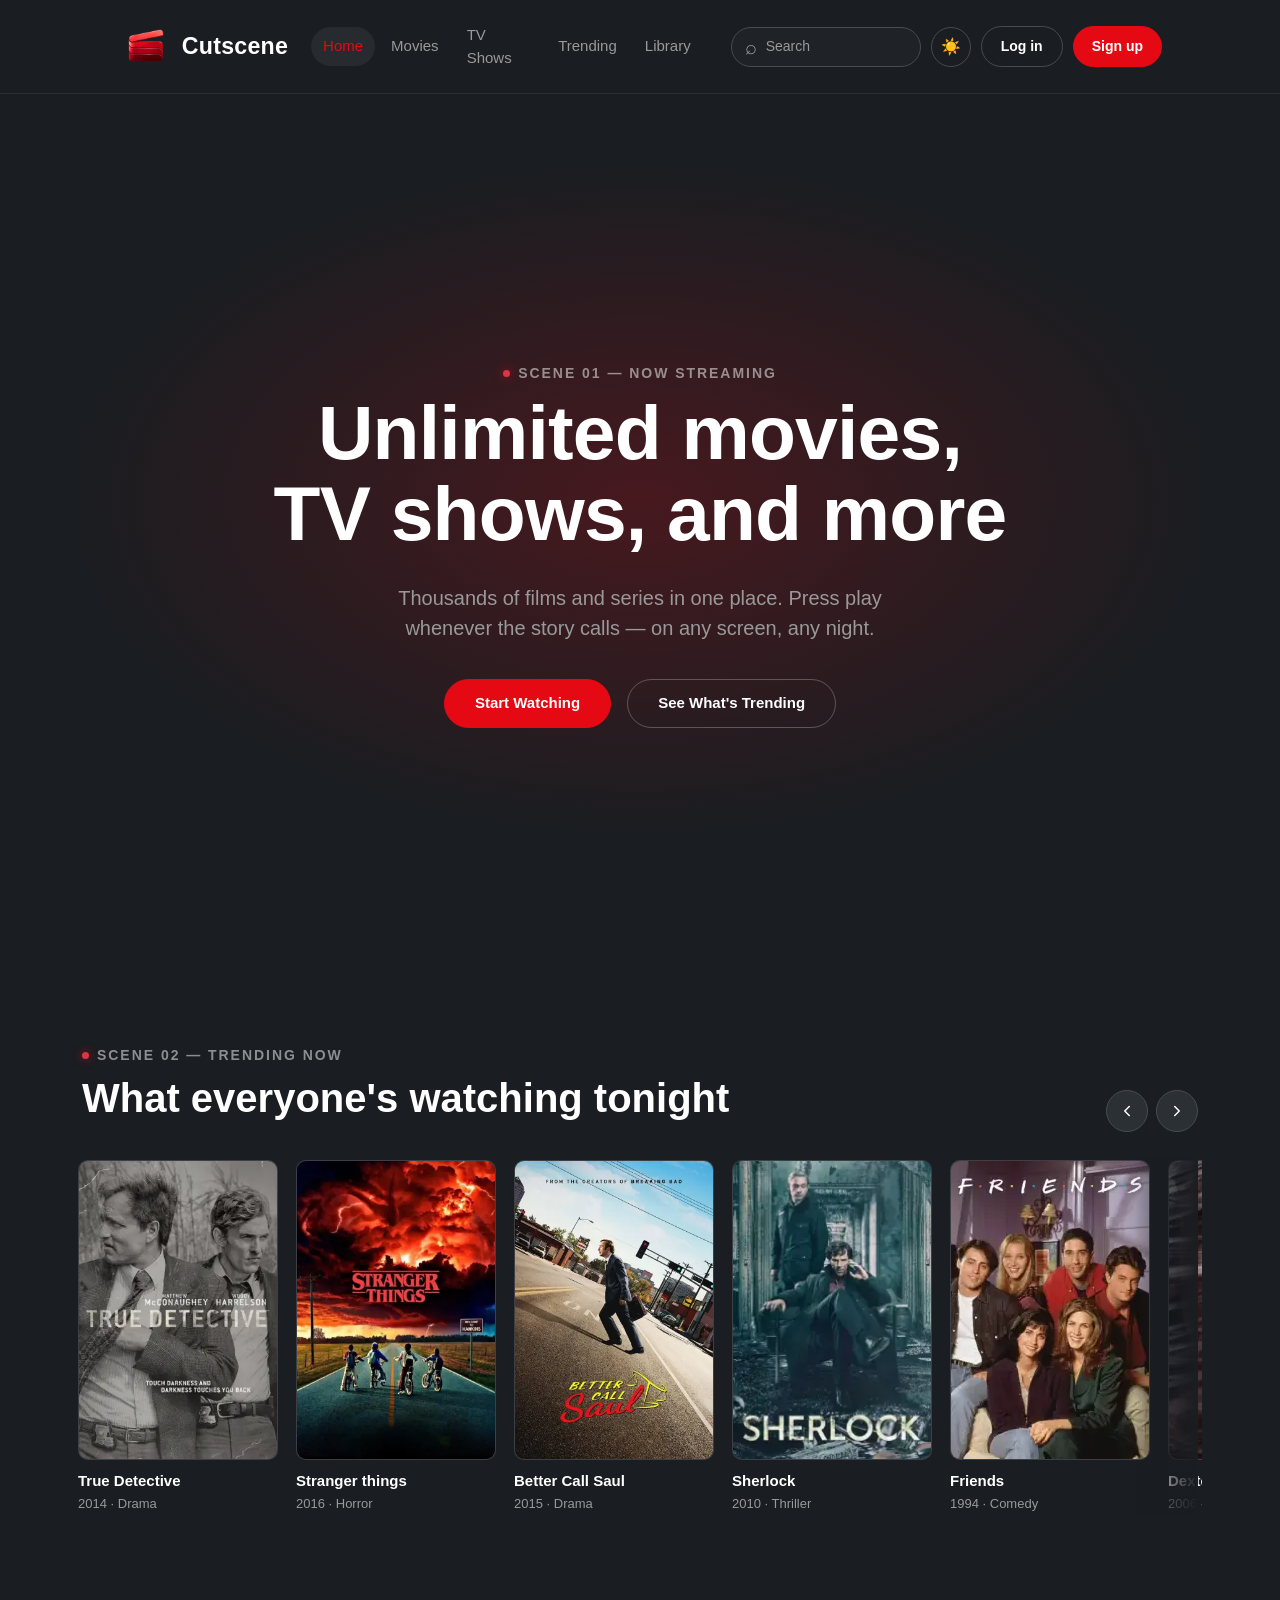
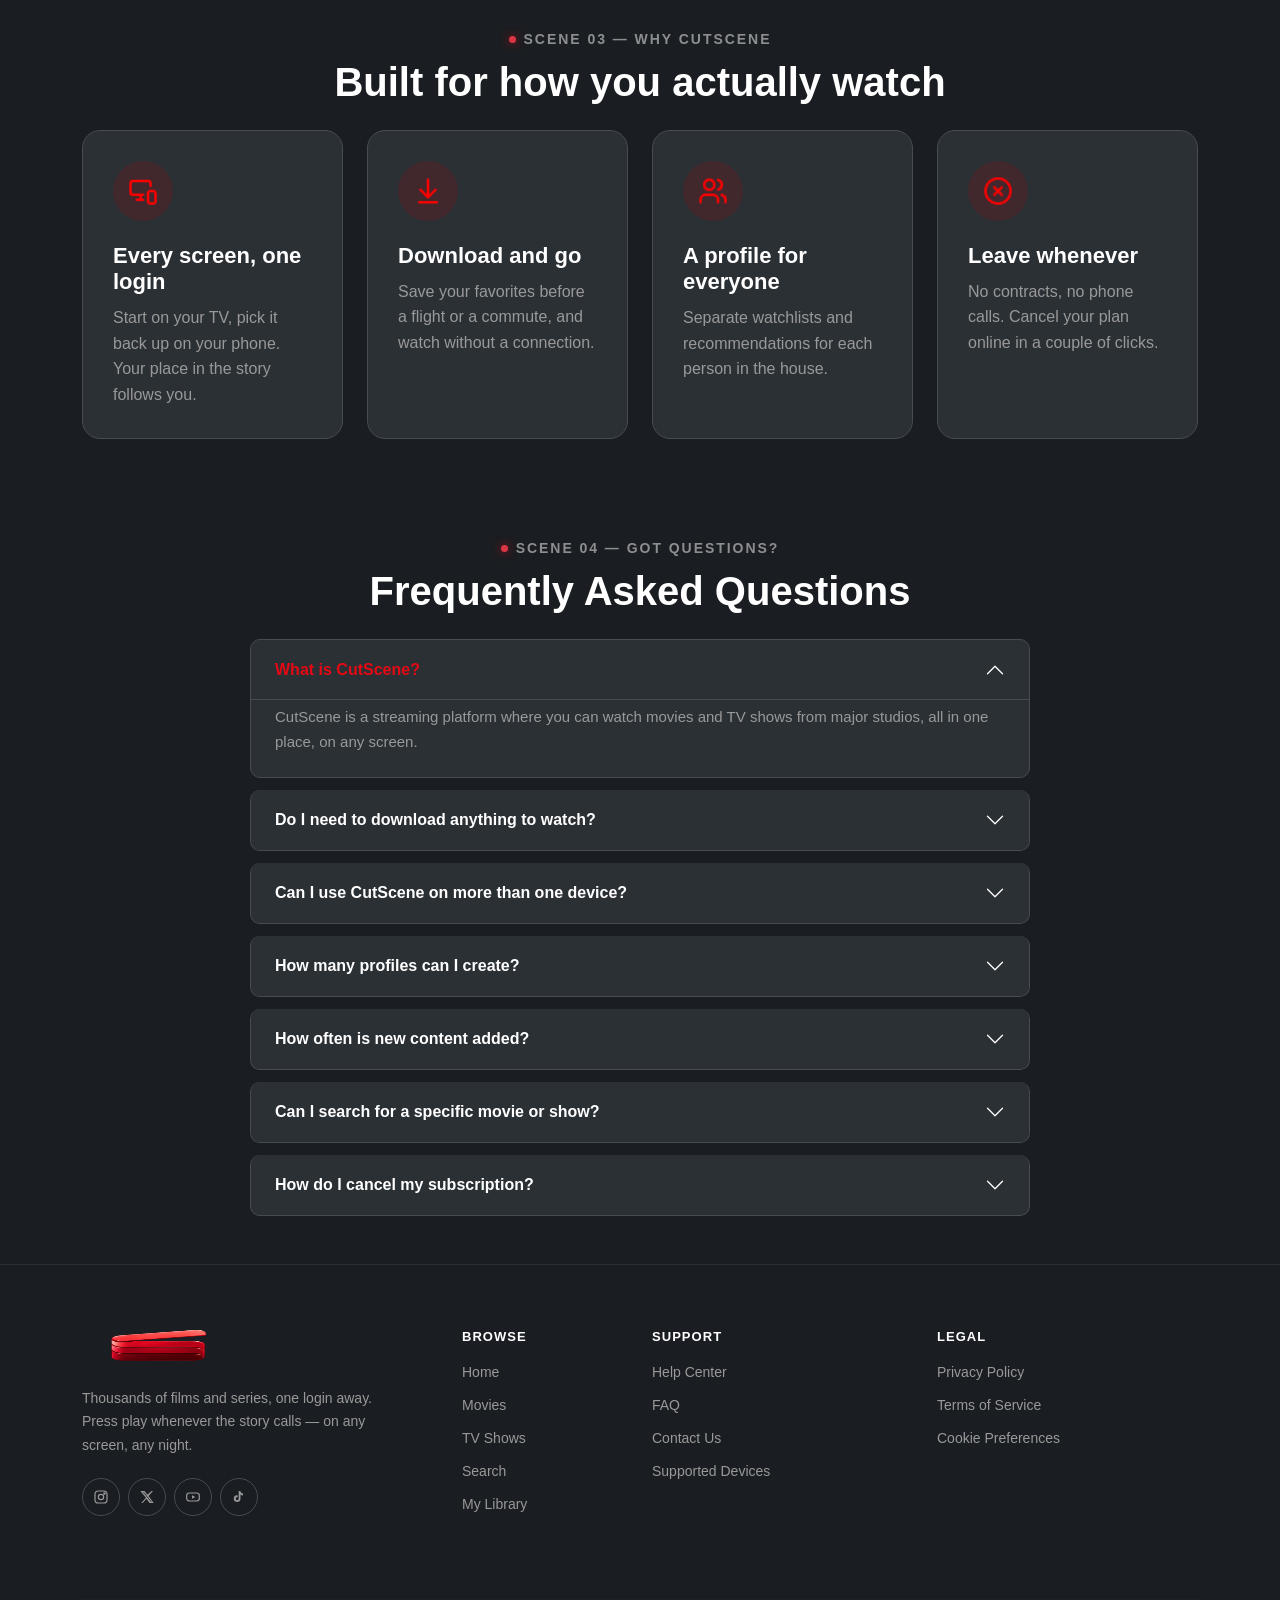
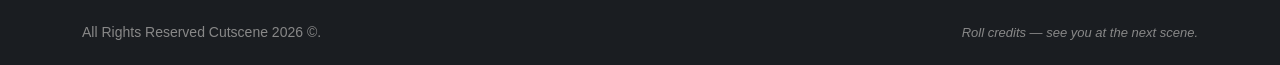
<file: index.html>
<!doctype html>
<html lang="en">
  <head>
    <!-- ترميز النصوص لتشفير الأحرف بدقة وتدعم كافة اللغات -->
    <meta charset="UTF-8" />

    <!-- ضبط أبعاد الشاشة لضمان تجاوب الموقع (Responsive) على كل الهواتف والشاشات -->
    <meta name="viewport" content="width=device-width, initial-scale=1.0" />
    <link rel="icon" href="./assets/images/logo.webp" />
    <link rel="preload" as="image" href="./assets/images/series/True Detective.webp" type="image/webp" imagesrcset="./assets/images/series/True Detective-140.webp 140w, ./assets/images/series/True Detective-160.webp 160w, ./assets/images/series/True Detective-200.webp 200w, ./assets/images/series/True Detective.webp 320w" imagesizes="(max-width: 575px) 138px, (max-width: 768px) 160px, 200px" fetchpriority="high" />
    <link rel="preconnect" href="https://cdn.jsdelivr.net" crossorigin />
    <link rel="dns-prefetch" href="//cdn.jsdelivr.net" />
    <!-- عنوان الصفحة الذي يظهر في أعلى التبويب بالموقع -->
    <title>
      Watch Best New Movies &amp; Shows from Biggest Studios | Cutscene
    </title>

    <!-- استدعاء ملف تنسيقات Bootstrap 5 من الـ CDN مع تفعيل حماية SRI التشفيرية -->
    <link rel="preload" as="style" href="https://cdn.jsdelivr.net/npm/bootstrap@5.3.8/dist/css/bootstrap.min.css" crossorigin />
    <link rel="preload" as="style" href="./assets/css/base.css" />
    <link rel="preload" as="style" href="./assets/css/home.css" />
    <link
      href="https://cdn.jsdelivr.net/npm/bootstrap@5.3.8/dist/css/bootstrap.min.css"
      rel="stylesheet"
      integrity="sha384-sRIl4kxILFvY47J16cr9ZwB07vP4J8+LH7qKQnuqkuIAvNWLzeN8tE5YBujZqJLB"
      crossorigin="anonymous"
    />

    <!-- ملف CSS المخصص للتعديل على التصميم الأساسي -->
    <link rel="stylesheet" href="./assets/css/base.css" />
    <link rel="stylesheet" href="./assets/css/home.css" />
  </head>
  <body>
    <!-- ==========================================
         شريط التنقل العلوي (Navbar)
         ========================================== -->
    <!-- navbar-expand-lg: تجعل القائمة مفرودة في الشاشات الكبيرة وتتحول لزر في الشاشات الصغيرة -->
    <nav class="navbar navbar-expand-lg custom-navbar">
      <!-- container px-5: حاوية تضمن توسيط المحتوى مع هامش داخلي جانبي -->
      <div class="container px-5">
        <!-- الشعار (Logo): رابط ينقل للصفحة الرئيسية -->
        <a class="navbar-brand me-4 cutscene-brand" href="#">
          <img src="assets/images/logo.webp" alt="Cutscene Logo" width="38" height="36" class="cutscene-logo-mark" />
          <span class="cutscene-brand-name">Cutscene</span>
        </a>

        <!-- زر الهامبرجر (Toggle Button): يظهر فقط على الهواتف لفتح وغلق القائمة -->
        <!-- data-bs-toggle & data-bs-target: تربط الزر بـ id القائمة المطوية لفتحها بالجافاسكريبت -->
        <button
          class="navbar-toggler custom-toggler"
          type="button"
          data-bs-toggle="collapse"
          data-bs-target="#navbarContent"
          aria-controls="navbarContent"
          aria-expanded="false"
          aria-label="Toggle navigation"
        >
          <span class="navbar-toggler-icon"></span>
        </button>

        <!-- القائمة القابلة للطي (Collapsible Area) -->
        <div class="collapse navbar-collapse" id="navbarContent">
          <!-- مجموعة العناصر اليمنى (Right Actions) -->
          <!-- ms-auto: تضيف هامشاً تلقائياً في البداية ليدفع العناصر إلى أقصى اليمين -->
          <!-- gap-4: مسافة فاصلة بين القائمة المنسدلة والزر -->
          <div class="d-flex align-items-center gap-4 right-actions ms-auto">
            <!-- القائمة المنسدلة لاختيار اللغة (Language Dropdown) -->
            <div class="nav-item dropdown">
              <!-- dropdown-toggle: تضيف سهم القائمة المنسدلة وتفعل التفاعل معها -->
              <a
                class="nav-link dropdown-toggle text-white fw-semibold d-flex align-items-center gap-1"
                href="#"
                role="button"
                data-bs-toggle="dropdown"
                aria-expanded="false"
              >
                EN
              </a>
              <!-- dropdown-menu-dark: تجعل القائمة المنسدلة سوداء للتناسق مع الثيم -->
              <!-- dropdown-menu-end: تضمن محاذاة القائمة لليمين لكي لا تخرج عن الشاشة -->
              <ul class="dropdown-menu dropdown-menu-dark dropdown-menu-end">
                <li><a class="dropdown-item" href="#">AR</a></li>
                <li><a class="dropdown-item" href="#">EN</a></li>
              </ul>
            </div>

            <!-- زر البدء (Start Button) -->
            <!-- rounded-pill: تجعل حواف الزر دائرية تماماً (Capsule Style) -->
            <a
              href="pages/signup.html"
              class="btn btn-sign-in text-white rounded-pill fw-bold px-4"
              >Sign up</a
            >
          </div>
        </div>
      </div>
    </nav>

    <!-- ==========================================
         قسم الواجهة الرئيسية (Hero Section)
         ========================================== -->
    <section class="hero">
      <div class="container text-center">
        <div class="hero-glow" aria-hidden="true"></div>

        <!-- شارة إشعار المباشر (Now Streaming Badge) -->
        <p
          class="eyebrow d-inline-flex align-items-center gap-2 text-uppercase small fw-semibold text-white-50 mb-2"
        >
          <span class="eyebrow-dot rounded-circle bg-danger"></span>SCENE 01 —
          NOW STREAMING
        </p>

        <!-- العنوان الرئيسي (Main Heading) -->
        <!-- display-1: خط ضخم وجريء مخصص لليافطات الرئيسية في بوتستراب -->
        <h1 class="display-1 fw-bold">
          Unlimited movies,<br />
          TV shows, and more
        </h1>

        <!-- النص الوصفي الفرعي (Subtext) -->
        <!-- lead: يكبر حجم النص والتباعد ليجعل القراءة مريحة للمستخدم -->
        <p class="lead">
          Thousands of films and series in one place. Press play<br />
          whenever the story calls — on any screen, any night.
        </p>

        <!-- أزرار الدعوة لاتخاذ إجراء (Call-to-Action Buttons) -->
        <div
          class="hero-actions d-flex flex-column flex-sm-row justify-content-center align-items-center gap-3"
        >
          <a
            href="./pages/dashboard.html"
            class="btn btn-primary-accent rounded-pill fw-bold"
            >Start Watching</a
          >
          <a href="#trending" class="btn btn-outline-ghost rounded-pill fw-bold"
            >See What's Trending</a
          >
        </div>
      </div>
    </section>
    <!-- ==========================================
         قسم الأعلى مشاهدة الآن (Trending Now)
         ========================================== -->
    <section class="trending-section py-5" id="trending">
      <div class="container">
        <!-- عنوان القسم مع أزرار التحكم في السلايدر -->
        <div
          class="section-heading-row d-flex flex-wrap justify-content-between align-items-end mb-4"
        >
          <div>
            <p
              class="eyebrow d-inline-flex align-items-center gap-2 text-uppercase small fw-semibold text-white-50 mb-2"
            >
              <span class="eyebrow-dot rounded-circle bg-danger"></span>SCENE
              02 — TRENDING NOW
            </p>
            <h3>What everyone's watching tonight</h3>
          </div>

          <!-- أزرار السابق/التالي للتحكم بالسلايدر يدوياً -->
          <div class="trending-controls d-flex gap-2">
            <button
              type="button"
              class="slider-btn"
              id="trendPrevBtn"
              aria-label="Scroll to previous titles"
            >
              <svg viewBox="0 0 24 24" fill="none" stroke="currentColor" stroke-width="2" stroke-linecap="round" stroke-linejoin="round">
                <polyline points="15 18 9 12 15 6"></polyline>
              </svg>
            </button>
            <button
              type="button"
              class="slider-btn"
              id="trendNextBtn"
              aria-label="Scroll to next titles"
            >
              <svg viewBox="0 0 24 24" fill="none" stroke="currentColor" stroke-width="2" stroke-linecap="round" stroke-linejoin="round">
                <polyline points="9 18 15 12 9 6"></polyline>
              </svg>
            </button>
          </div>
        </div>

        <!-- شريط البطاقات القابل للتمرير أفقياً -->
        <div class="trending-wrapper">
          <div class="trending-track" id="trendingTrack">
            <!-- Card 1 -->
            <article class="trending-card">
              <div class="trending-poster">
                <img
                  src="./assets/images/series/True Detective.webp" srcset="./assets/images/series/True Detective-140.webp 140w, ./assets/images/series/True Detective-160.webp 160w, ./assets/images/series/True Detective-200.webp 200w, ./assets/images/series/True Detective.webp 320w" sizes="(max-width: 575px) 138px, (max-width: 768px) 160px, 200px"
                  alt="True Detective"
                  width="320"
                  height="480"
                  fetchpriority="high"
                />
                
                <div class="trending-hover">
                  <button type="button" class="play-circle" aria-label="Play True Detective">
                    <svg viewBox="0 0 24 24" fill="currentColor"><path d="M8 5v14l11-7z"/></svg>
                    

                  </button>
                </div>
              </div>
              <div class="trending-info">
                <h6>True Detective</h6>
                <p>2014 · Drama</p>
              </div>
            </article>

            <!-- Card 2 -->
            <article class="trending-card">
              <div class="trending-poster">
                <img
                  src="./assets/images/series/Stranger things.webp" srcset="./assets/images/series/Stranger things-140.webp 140w, ./assets/images/series/Stranger things-160.webp 160w, ./assets/images/series/Stranger things-200.webp 200w, ./assets/images/series/Stranger things.webp 320w" sizes="(max-width: 575px) 138px, (max-width: 768px) 160px, 200px"
                  alt="Stranger things"
                  width="320"
                  height="480"
                  loading="lazy"
                  decoding="async"
                />
                
                <div class="trending-hover">
                  <button type="button" class="play-circle" aria-label="Play Stranger things">
                    <svg viewBox="0 0 24 24" fill="currentColor"><path d="M8 5v14l11-7z"/></svg>
                  </button>
                </div>
              </div>
              <div class="trending-info">
                <h6>Stranger things</h6>
                <p>2016 · Horror</p>
              </div>
            </article>

            <!-- Card 3 -->
            <article class="trending-card">
              <div class="trending-poster">
                <img
                  src="./assets/images/series/Better Call Saul TV Series Poster.webp" srcset="./assets/images/series/Better Call Saul TV Series Poster-140.webp 140w, ./assets/images/series/Better Call Saul TV Series Poster-160.webp 160w, ./assets/images/series/Better Call Saul TV Series Poster-200.webp 200w, ./assets/images/series/Better Call Saul TV Series Poster.webp 320w" sizes="(max-width: 575px) 138px, (max-width: 768px) 160px, 200px"
                  alt="Better Call Saul"
                  width="320"
                  height="480"
                  loading="lazy"
                  decoding="async"
                />
                
                <div class="trending-hover">
                  <button type="button" class="play-circle" aria-label="Play Better Call Saul">
                    <svg viewBox="0 0 24 24" fill="currentColor"><path d="M8 5v14l11-7z"/></svg>
                  </button>
                </div>
              </div>
              <div class="trending-info">
                <h6>Better Call Saul</h6>
                <p>2015 · Drama</p>
              </div>
            </article>

            <!-- Card 4 -->
            <article class="trending-card">
              <div class="trending-poster">
                <img
                  src="./assets/images/series/Sherlock.webp" srcset="./assets/images/series/Sherlock-140.webp 140w, ./assets/images/series/Sherlock-160.webp 160w, ./assets/images/series/Sherlock-200.webp 200w, ./assets/images/series/Sherlock.webp 320w" sizes="(max-width: 575px) 138px, (max-width: 768px) 160px, 200px"
                  alt="Sherlock"
                  width="320"
                  height="480"
                  loading="lazy"
                  decoding="async"
                />
                
                <div class="trending-hover">
                  <button type="button" class="play-circle" aria-label="Play Sherlock">
                    <svg viewBox="0 0 24 24" fill="currentColor"><path d="M8 5v14l11-7z"/></svg>
                  </button>
                </div>
              </div>
              <div class="trending-info">
                <h6>Sherlock</h6>
                <p>2010 · Thriller</p>
              </div>
            </article>

            <!-- Card 5 -->
            <article class="trending-card">
              <div class="trending-poster">
                <img
                  src="./assets/images/series/friends.webp" srcset="./assets/images/series/friends-140.webp 140w, ./assets/images/series/friends-160.webp 160w, ./assets/images/series/friends-200.webp 200w, ./assets/images/series/friends.webp 320w" sizes="(max-width: 575px) 138px, (max-width: 768px) 160px, 200px"
                  alt="Friends"
                  width="320"
                  height="480"
                  loading="lazy"
                  decoding="async"
                />
                
                <div class="trending-hover">
                  <button type="button" class="play-circle" aria-label="Play Friends">
                    <svg viewBox="0 0 24 24" fill="currentColor"><path d="M8 5v14l11-7z"/></svg>
                  </button>
                </div>
              </div>
              <div class="trending-info">
                <h6>Friends</h6>
                <p>1994 · Comedy</p>
              </div>
            </article>

            <!-- Card 6 -->
            <article class="trending-card">
              <div class="trending-poster">
                <img
                  src="./assets/images/series/Dexter.webp" srcset="./assets/images/series/Dexter-140.webp 140w, ./assets/images/series/Dexter-160.webp 160w, ./assets/images/series/Dexter-200.webp 200w, ./assets/images/series/Dexter.webp 320w" sizes="(max-width: 575px) 138px, (max-width: 768px) 160px, 200px"
                  alt="Dexter"
                  width="320"
                  height="480"
                  loading="lazy"
                  decoding="async"
                />
                
                <div class="trending-hover">
                  <button type="button" class="play-circle" aria-label="Play Dexter">
                    <svg viewBox="0 0 24 24" fill="currentColor"><path d="M8 5v14l11-7z"/></svg>
                  </button>
                </div>
              </div>
              <div class="trending-info">
                <h6>Dexter</h6>
                <p>2006 · Serial Killer</p>
              </div>
            </article>

            <!-- Card 7 -->
            <article class="trending-card">
              <div class="trending-poster">
                <img
                  src="./assets/images/series/The Sopranos.webp" srcset="./assets/images/series/The Sopranos-140.webp 140w, ./assets/images/series/The Sopranos-160.webp 160w, ./assets/images/series/The Sopranos-200.webp 200w, ./assets/images/series/The Sopranos.webp 320w" sizes="(max-width: 575px) 138px, (max-width: 768px) 160px, 200px"
                  alt="The Sopranos"
                  width="320"
                  height="480"
                  loading="lazy"
                  decoding="async"
                />
                
                <div class="trending-hover">
                  <button type="button" class="play-circle" aria-label="Play The Sopranos">
                    <svg viewBox="0 0 24 24" fill="currentColor"><path d="M8 5v14l11-7z"/></svg>
                  </button>
                </div>
              </div>
              <div class="trending-info">
                <h6>The Sopranos</h6>
                <p>1999 · Crime</p>
              </div>
            </article>

            <!-- Card 8 -->
            <article class="trending-card">
              <div class="trending-poster">
                <img
                  src="./assets/images/series/Avatar The Last Airbender.webp" srcset="./assets/images/series/Avatar The Last Airbender-140.webp 140w, ./assets/images/series/Avatar The Last Airbender-160.webp 160w, ./assets/images/series/Avatar The Last Airbender-200.webp 200w, ./assets/images/series/Avatar The Last Airbender.webp 320w" sizes="(max-width: 575px) 138px, (max-width: 768px) 160px, 200px"
                  alt="Avatar The Last Airbender"
                  width="320"
                  height="480"
                  loading="lazy"
                  decoding="async"
                />
                
                <div class="trending-hover">
                  <button type="button" class="play-circle" aria-label="Play Avatar The Last Airbender">
                    <svg viewBox="0 0 24 24" fill="currentColor"><path d="M8 5v14l11-7z"/></svg>
                  </button>
                </div>
              </div>
              <div class="trending-info">
                <h6>Avatar The Last Airbender</h6>
                <p>2025 · Fantasy</p>
              </div>
            </article>

            <!-- Card 9 -->
            <article class="trending-card">
              <div class="trending-poster">
                <img
                  src="./assets/images/series/Chernobyl (2019).webp" srcset="./assets/images/series/Chernobyl (2019)-140.webp 140w, ./assets/images/series/Chernobyl (2019)-160.webp 160w, ./assets/images/series/Chernobyl (2019)-200.webp 200w, ./assets/images/series/Chernobyl (2019).webp 320w" sizes="(max-width: 575px) 138px, (max-width: 768px) 160px, 200px"
                  alt="Chernobyl"
                  width="320"
                  height="480"
                  loading="lazy"
                  decoding="async"
                />
                
                <div class="trending-hover">
                  <button type="button" class="play-circle" aria-label="Play Chernobyl">
                    <svg viewBox="0 0 24 24" fill="currentColor"><path d="M8 5v14l11-7z"/></svg>
                  </button>
                </div>
              </div>
              <div class="trending-info">
                <h6>Chernobyl</h6>
                <p>2019 · Drama</p>
              </div>
            </article>

            <!-- Card 10 -->
            <article class="trending-card">
              <div class="trending-poster">
                <img
                  src="./assets/images/series/the office.webp" srcset="./assets/images/series/the office-140.webp 140w, ./assets/images/series/the office-160.webp 160w, ./assets/images/series/the office-200.webp 200w, ./assets/images/series/the office.webp 320w" sizes="(max-width: 575px) 138px, (max-width: 768px) 160px, 200px"
                  alt="The Office"
                  width="320"
                  height="480"
                  loading="lazy"
                  decoding="async"
                />
                
                <div class="trending-hover">
                  <button type="button" class="play-circle" aria-label="Play The Office">
                    <svg viewBox="0 0 24 24" fill="currentColor"><path d="M8 5v14l11-7z"/></svg>
                  </button>
                </div>
              </div>
              <div class="trending-info">
                <h6>The Office</h6>
                <p>2005 · Comedy</p>
              </div>
            </article>
          </div>
        </div>
      </div>
    </section>

    <!-- ==========================================
     قسم لماذا كتسين (Why CutScene - Features Cards)
     ========================================== -->
    <section class="features-section py-5 ">
      <div class="container">
        <div class="text-center mb-4">
          <p
            class="eyebrow d-inline-flex align-items-center gap-2 text-uppercase small fw-semibold text-white-50 mb-2"
          >
            <span class="eyebrow-dot rounded-circle bg-danger"></span>SCENE 03 —
            WHY CUTSCENE
          </p>
          <h3>Built for how you actually watch</h3>
        </div>
        <div class="row g-4">
          <!-- Card 1 -->
          <div class="col-12 col-md-6 col-xl-3">
            <div class="feature-card">
              <div class="icon-box">
                <img
                  src="assets/images/monitor-smartphone.png"
                  alt="Every screen icon"
                />
              </div>
              <h5>Every screen, one login</h5>
              <p>
                Start on your TV, pick it back up on your phone. Your place in
                the story follows you.
              </p>
            </div>
          </div>
          <!-- Card 2 -->
          <div class="col-12 col-md-6 col-xl-3">
            <div class="feature-card">
              <div class="icon-box">
                <img
                  src="assets/images/arrow-down-to-line.png"
                  alt="Download icon"
                />
              </div>
              <h5>Download and go</h5>
              <p>
                Save your favorites before a flight or a commute, and watch
                without a connection.
              </p>
            </div>
          </div>
          <!-- Card 3 -->
          <div class="col-12 col-md-6 col-xl-3">
            <div class="feature-card">
              <div class="icon-box">
                <img src="assets/images/users.png" alt="Profiles icon"
                  width="30" height="30" loading="lazy" decoding="async" />
              </div>
              <h5>A profile for everyone</h5>
              <p>
                Separate watchlists and recommendations for each person in the
                house.
              </p>
            </div>
          </div>
          <!-- Card 4 -->
          <div class="col-12 col-md-6 col-xl-3">
            <div class="feature-card">
              <div class="icon-box">
                <img
                  src="assets/images/circle-x.png"
                  alt="Cancel anytime icon"
                  width="30"
                  height="30"
                  loading="lazy"
                  decoding="async"
                />
              </div>
              <h5>Leave whenever</h5>
              <p>
                No contracts, no phone calls. Cancel your plan online in a
                couple of clicks.
              </p>
            </div>
          </div>
        </div>
      </div>
    </section>

    <!-- ==========================================
         الأسئلة الشائعة (Frequently Asked Questions)
         ========================================== -->
    <section class="faq-section py-5" id="faq">
      <div class="container">
        <div class="text-center mb-4">
          <p
            class="eyebrow d-inline-flex align-items-center gap-2 text-uppercase small fw-semibold text-white-50 mb-2"
          >
            <span class="eyebrow-dot rounded-circle bg-danger"></span>SCENE 04 —
            GOT QUESTIONS?
          </p>
          <h3>Frequently Asked Questions</h3>
        </div>

        <!-- أكورديون بوتستراب لعرض الأسئلة والأجوبة -->
        <div class="accordion custom-accordion mx-auto" id="faqAccordion">
          <div class="accordion-item">
            <h2 class="accordion-header" id="faqHeadingOne">
              <button
                class="accordion-button"
                type="button"
                data-bs-toggle="collapse"
                data-bs-target="#faqCollapseOne"
                aria-expanded="true"
                aria-controls="faqCollapseOne"
              >
                What is CutScene?
              </button>
            </h2>
            <div
              id="faqCollapseOne"
              class="accordion-collapse collapse show"
              aria-labelledby="faqHeadingOne"
              data-bs-parent="#faqAccordion"
            >
              <div class="accordion-body">
                CutScene is a streaming platform where you can watch movies
                and TV shows from major studios, all in one place, on any
                screen.
              </div>
            </div>
          </div>

          <div class="accordion-item">
            <h2 class="accordion-header" id="faqHeadingTwo">
              <button
                class="accordion-button collapsed"
                type="button"
                data-bs-toggle="collapse"
                data-bs-target="#faqCollapseTwo"
                aria-expanded="false"
                aria-controls="faqCollapseTwo"
              >
                Do I need to download anything to watch?
              </button>
            </h2>
            <div
              id="faqCollapseTwo"
              class="accordion-collapse collapse"
              aria-labelledby="faqHeadingTwo"
              data-bs-parent="#faqAccordion"
            >
              <div class="accordion-body">
                No downloads are required to stream. You can also save titles
                for offline viewing so you can watch without a connection.
              </div>
            </div>
          </div>

          <div class="accordion-item">
            <h2 class="accordion-header" id="faqHeadingThree">
              <button
                class="accordion-button collapsed"
                type="button"
                data-bs-toggle="collapse"
                data-bs-target="#faqCollapseThree"
                aria-expanded="false"
                aria-controls="faqCollapseThree"
              >
                Can I use CutScene on more than one device?
              </button>
            </h2>
            <div
              id="faqCollapseThree"
              class="accordion-collapse collapse"
              aria-labelledby="faqHeadingThree"
              data-bs-parent="#faqAccordion"
            >
              <div class="accordion-body">
                Yes. Sign in on your TV, phone, tablet, or laptop, and pick up
                right where you left off.
              </div>
            </div>
          </div>

          <div class="accordion-item">
            <h2 class="accordion-header" id="faqHeadingFour">
              <button
                class="accordion-button collapsed"
                type="button"
                data-bs-toggle="collapse"
                data-bs-target="#faqCollapseFour"
                aria-expanded="false"
                aria-controls="faqCollapseFour"
              >
                How many profiles can I create?
              </button>
            </h2>
            <div
              id="faqCollapseFour"
              class="accordion-collapse collapse"
              aria-labelledby="faqHeadingFour"
              data-bs-parent="#faqAccordion"
            >
              <div class="accordion-body">
                You can set up a separate profile for everyone in your
                household, each with its own watchlist and recommendations.
              </div>
            </div>
          </div>

          <div class="accordion-item">
            <h2 class="accordion-header" id="faqHeadingFive">
              <button
                class="accordion-button collapsed"
                type="button"
                data-bs-toggle="collapse"
                data-bs-target="#faqCollapseFive"
                aria-expanded="false"
                aria-controls="faqCollapseFive"
              >
                How often is new content added?
              </button>
            </h2>
            <div
              id="faqCollapseFive"
              class="accordion-collapse collapse"
              aria-labelledby="faqHeadingFive"
              data-bs-parent="#faqAccordion"
            >
              <div class="accordion-body">
                New titles are added every week, including fresh releases
                from major studios and returning seasons of ongoing shows.
              </div>
            </div>
          </div>

          <div class="accordion-item">
            <h2 class="accordion-header" id="faqHeadingSix">
              <button
                class="accordion-button collapsed"
                type="button"
                data-bs-toggle="collapse"
                data-bs-target="#faqCollapseSix"
                aria-expanded="false"
                aria-controls="faqCollapseSix"
              >
                Can I search for a specific movie or show?
              </button>
            </h2>
            <div
              id="faqCollapseSix"
              class="accordion-collapse collapse"
              aria-labelledby="faqHeadingSix"
              data-bs-parent="#faqAccordion"
            >
              <div class="accordion-body">
                Yes. Use the search bar to find titles by name, genre, or
                cast, or browse curated collections on the home screen.
              </div>
            </div>
          </div>

          <div class="accordion-item">
            <h2 class="accordion-header" id="faqHeadingSeven">
              <button
                class="accordion-button collapsed"
                type="button"
                data-bs-toggle="collapse"
                data-bs-target="#faqCollapseSeven"
                aria-expanded="false"
                aria-controls="faqCollapseSeven"
              >
                How do I cancel my subscription?
              </button>
            </h2>
            <div
              id="faqCollapseSeven"
              class="accordion-collapse collapse"
              aria-labelledby="faqHeadingSeven"
              data-bs-parent="#faqAccordion"
            >
              <div class="accordion-body">
                There are no contracts. You can cancel online anytime from
                your account settings — no phone call needed.
              </div>
            </div>
          </div>
        </div>
      </div>
    </section>

    <!-- ==========================================
         الفوتر (Footer)
         ========================================== -->
    <footer class="custom-footer footer-expanded">
      <div class="container">
        <div class="row gy-4 pb-4">
          <!-- عمود الشعار والوصف -->
          <div class="col-12 col-md-4">
            <a class="footer-brand d-inline-flex align-items-center" href="#">
              <img src="assets/images/logo.webp" alt="Cutscene Logo" width="148" height="36" loading="lazy" decoding="async" />
            </a>
            <p class="footer-about">
              Thousands of films and series, one login away. Press play
              whenever the story calls — on any screen, any night.
            </p>
            <!-- روابط وسائل التواصل الاجتماعي -->
            <div class="footer-social d-flex gap-2">
              <a href="#" class="social-icon" aria-label="Instagram">
                <svg viewBox="0 0 24 24" fill="none" stroke="currentColor" stroke-width="1.8"><rect x="3" y="3" width="18" height="18" rx="5"></rect><circle cx="12" cy="12" r="4"></circle><circle cx="17.2" cy="6.8" r="1"></circle></svg>
              </a>
              <a href="#" class="social-icon" aria-label="X">
                <svg viewBox="0 0 24 24" fill="currentColor"><path d="M18.9 3H21l-6.6 7.5L22 21h-6.1l-4.8-6.3L5.6 21H3.4l7-8L2 3h6.2l4.3 5.7L18.9 3zm-1.1 16h1.2L7.2 5H6l11.8 14z"></path></svg>
              </a>
              <a href="#" class="social-icon" aria-label="YouTube">
                <svg viewBox="0 0 24 24" fill="none" stroke="currentColor" stroke-width="1.8"><rect x="2.5" y="6" width="19" height="12" rx="4"></rect><path d="M10.5 9.5l5 2.5-5 2.5z" fill="currentColor" stroke="none"></path></svg>
              </a>
              <a href="#" class="social-icon" aria-label="TikTok">
                <svg viewBox="0 0 24 24" fill="currentColor"><path d="M14 3c.4 2.1 1.9 3.6 4 3.9v2.8c-1.4-.1-2.7-.6-3.8-1.4v6.1a5 5 0 1 1-4.3-4.9v2.9a2.2 2.2 0 1 0 1.6 2.1V3h2.5z"></path></svg>
              </a>
            </div>
          </div>

          <!-- عمود روابط التصفح -->
          <div class="col-6 col-md-2">
            <h6 class="footer-heading">Browse</h6>
            <ul class="footer-links list-unstyled">
              <li><a href="#">Home</a></li>
              <li><a href="#">Movies</a></li>
              <li><a href="#">TV Shows</a></li>
              <li><a href="#">Search</a></li>
              <li><a href="#">My Library</a></li>
            </ul>
          </div>

          <!-- عمود روابط الدعم -->
          <div class="col-6 col-md-3">
            <h6 class="footer-heading">Support</h6>
            <ul class="footer-links list-unstyled">
              <li><a href="#">Help Center</a></li>
              <li><a href="#faq">FAQ</a></li>
              <li><a href="#">Contact Us</a></li>
              <li><a href="#">Supported Devices</a></li>
            </ul>
          </div>

          <!-- عمود الروابط القانونية -->
          <div class="col-6 col-md-3">
            <h6 class="footer-heading">Legal</h6>
            <ul class="footer-links list-unstyled">
              <li><a href="#">Privacy Policy</a></li>
              <li><a href="#">Terms of Service</a></li>
              <li><a href="#">Cookie Preferences</a></li>
            </ul>
          </div>
        </div>

        <hr class="footer-divider" />

        <!-- الشريط السفلي لحقوق النشر -->
        <div
          class="footer-bottom d-flex flex-column flex-sm-row justify-content-between align-items-center gap-2 text-center text-sm-start"
        >
          <p class="mb-0">All Rights Reserved Cutscene 2026 ©.</p>
          <p class="mb-0 footer-tagline">Roll credits — see you at the next scene.</p>
        </div>
      </div>
    </footer>

    <!-- ملف Bootstrap Javascript Bundle (يشمل التفاعلات مثل فتح القوائم والـ Dropdowns) -->

    <script
      defer
      src="https://cdn.jsdelivr.net/npm/bootstrap@5.3.8/dist/js/bootstrap.bundle.min.js"
      integrity="sha384-FKyoEForCGlyvwx9Hj09JcYn3nv7wiPVlz7YYwJrWVcXK/BmnVDxM+D2scQbITxI"
      crossorigin="anonymous"
    ></script>

    <!-- ملف الجافاسكريبت الخاص بالصفحة (سلايدر الأعلى مشاهدة وتأثير شريط التنقل) -->
    <script src="./assets/js/home.js"></script>
  </body>
</html>
</file>
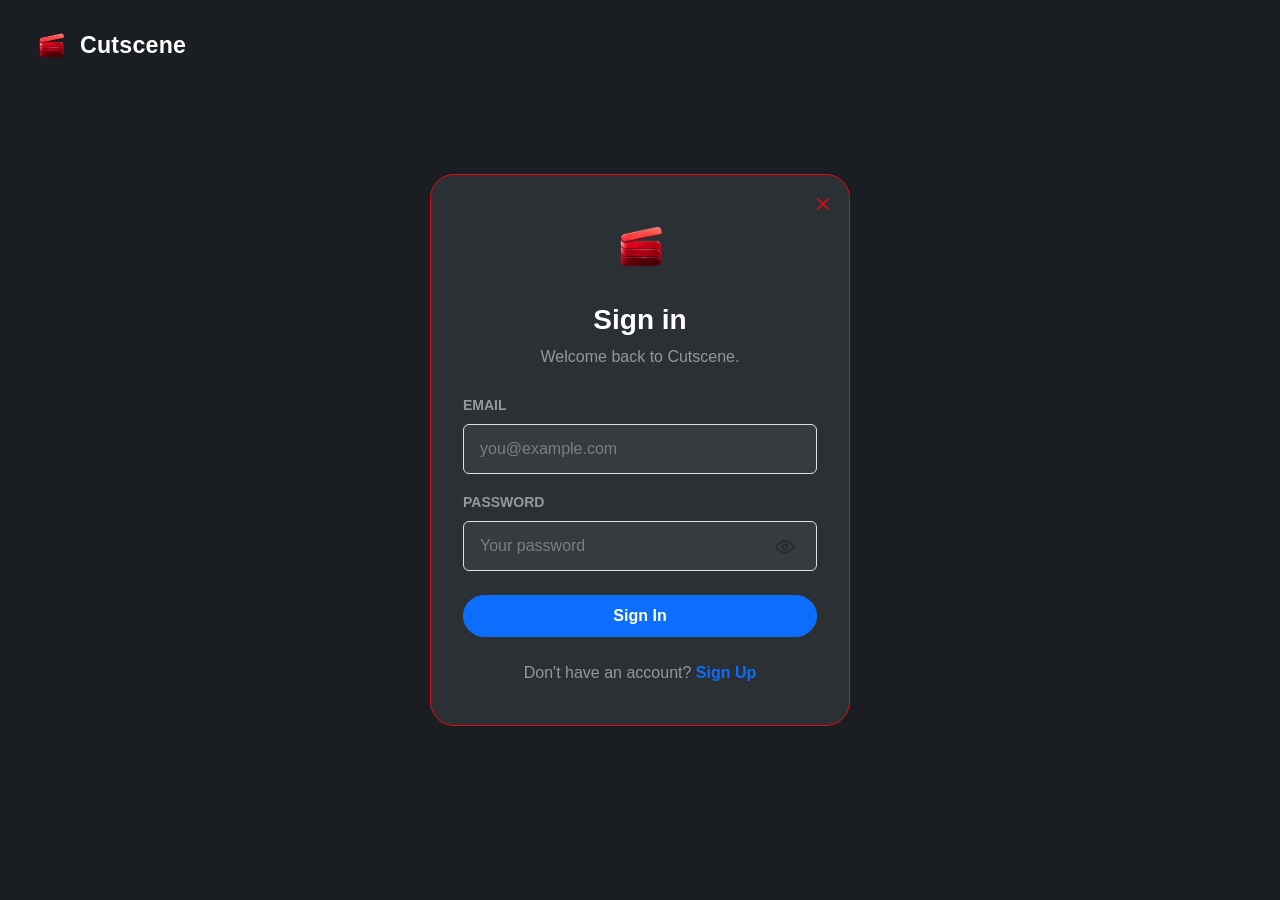
<file: pages/signin.html>
<!DOCTYPE html>
<html lang="en">
<head>
    <meta charset="UTF-8">
    <meta name="viewport" content="width=device-width, initial-scale=1.0">
    <title>Sign In | Cutscene</title>
    <!-- Bootstrap 5 -->
    <link href="https://cdn.jsdelivr.net/npm/bootstrap@5.3.8/dist/css/bootstrap.min.css" rel="stylesheet">
    <!-- CSS -->
    <link rel="stylesheet" href="../assets/css/signin.css">
    <link rel="stylesheet" href="../assets/css/base.css">
</head>
<body>
    <!-- صفحة تسجيل الدخول -->
    <div class="cutscene-auth-brand"><a href="../index.html" class="cutscene-brand"><img src="../assets/images/logo.webp" alt="Cutscene Logo" width="38" height="36" class="cutscene-logo-mark"><span class="cutscene-brand-name">Cutscene</span></a></div><div class="signin-page d-flex align-items-center justify-content-center min-vh-100 py-5 px-3">
        <!-- الكارت -->
        <div class="signin-card position-relative">
            <!-- زرار الإغلاق -->
            <a href="../index.html" class="signin-close" aria-label="Close">
                <svg width="20" height="20" viewBox="0 0 24 24" fill="none" stroke="currentColor" stroke-width="2" stroke-linecap="round">
                    <line x1="18" y1="6" x2="6" y2="18"/>
                    <line x1="6" y1="6" x2="18" y2="18"/>
                </svg>
            </a>
            <!-- شعار الموقع -->
            <div class="signin-icon rounded-4 d-flex align-items-center justify-content-center mx-auto mb-4">
                <img src="../assets/images/logo.webp" alt="Cutscene" height="32">
            </div>
            <!-- العنوان -->
            <h1 class="fs-3 fw-bold text-center mb-2">Sign in</h1>
            <p class="text-white-50 text-center mb-4">Welcome back to Cutscene.</p>
            <!-- الفورم -->
            <form>
                <!-- Email -->
                <div class="mb-3">
                    <label for="email" class="form-label small text-uppercase fw-semibold text-white-50">Email</label>
                    <input type="email" class="form-control" id="email" name="email" placeholder="you@example.com" required>
                </div>
                <!-- Password -->
                <div class="mb-4">
                    <label for="password" class="form-label small text-uppercase fw-semibold text-white-50">Password</label>
                    <div class="position-relative">
                        <input type="password" class="form-control pe-5" id="password" name="password" placeholder="Your password" minlength="6" required>
                        <!-- زرار إظهار وإخفاء الباسورد -->
                        <button type="button" class="password-toggle" id="togglePassword" aria-label="Show password">
                            <svg id="toggleIcon" width="20" height="20" viewBox="0 0 24 24" fill="none" stroke="currentColor" stroke-width="2" stroke-linecap="round" stroke-linejoin="round">
                                <path d="M1 12s4-7 11-7 11 7 11 7-4 7-11 7-11-7-11-7z"/>
                                <circle cx="12" cy="12" r="3"/>
                            </svg>
                        </button>
                    </div>
                </div>
                <!-- زرار تسجيل الدخول -->
                <button type="submit" class="btn btn-primary rounded-pill w-100 py-2 fw-semibold">Sign In</button>
            </form>
            <!-- الانتقال إلى Sign Up -->
            <p class="text-center text-white-50 mt-4 mb-0">
                Don't have an account?
                <a href="signup.html" class="signin-link fw-semibold text-decoration-none">Sign Up</a>
            </p>
        </div>
    </div>
    <!-- Bootstrap JavaScript -->
    <script src="https://cdn.jsdelivr.net/npm/bootstrap@5.3.8/dist/js/bootstrap.bundle.min.js"></script>
    <!-- إظهار / إخفاء كلمة المرور -->
    <script>
        const toggleBtn = document.getElementById('togglePassword');
        const passwordInput = document.getElementById('password');
        const toggleIcon = document.getElementById('toggleIcon');
        const eyeOpen = `<path d="M1 12s4-7 11-7 11 7 11 7-4 7-11 7-11-7-11-7z"/><circle cx="12" cy="12" r="3"/>`;
        const eyeClosed = `<path d="M17.94 17.94A10.94 10.94 0 0 1 12 19c-7 0-11-7-11-7a18.5 18.5 0 0 1 5.06-5.94"/><path d="M9.9 4.24A10.94 10.94 0 0 1 12 4c7 0 11 7 11 7a18.5 18.5 0 0 1-2.16 3.19"/><path d="M14.12 14.12a3 3 0 1 1-4.24-4.24"/><line x1="1" y1="1" x2="23" y2="23"/>`;
        toggleBtn.addEventListener('click', function () {
            const isPassword = passwordInput.type === 'password';
            passwordInput.type = isPassword ? 'text' : 'password';
            toggleIcon.innerHTML = isPassword ? eyeClosed : eyeOpen;
            toggleBtn.setAttribute('aria-label', isPassword ? 'Hide password' : 'Show password');
        });
    </script>
</body>
</html>
</file>
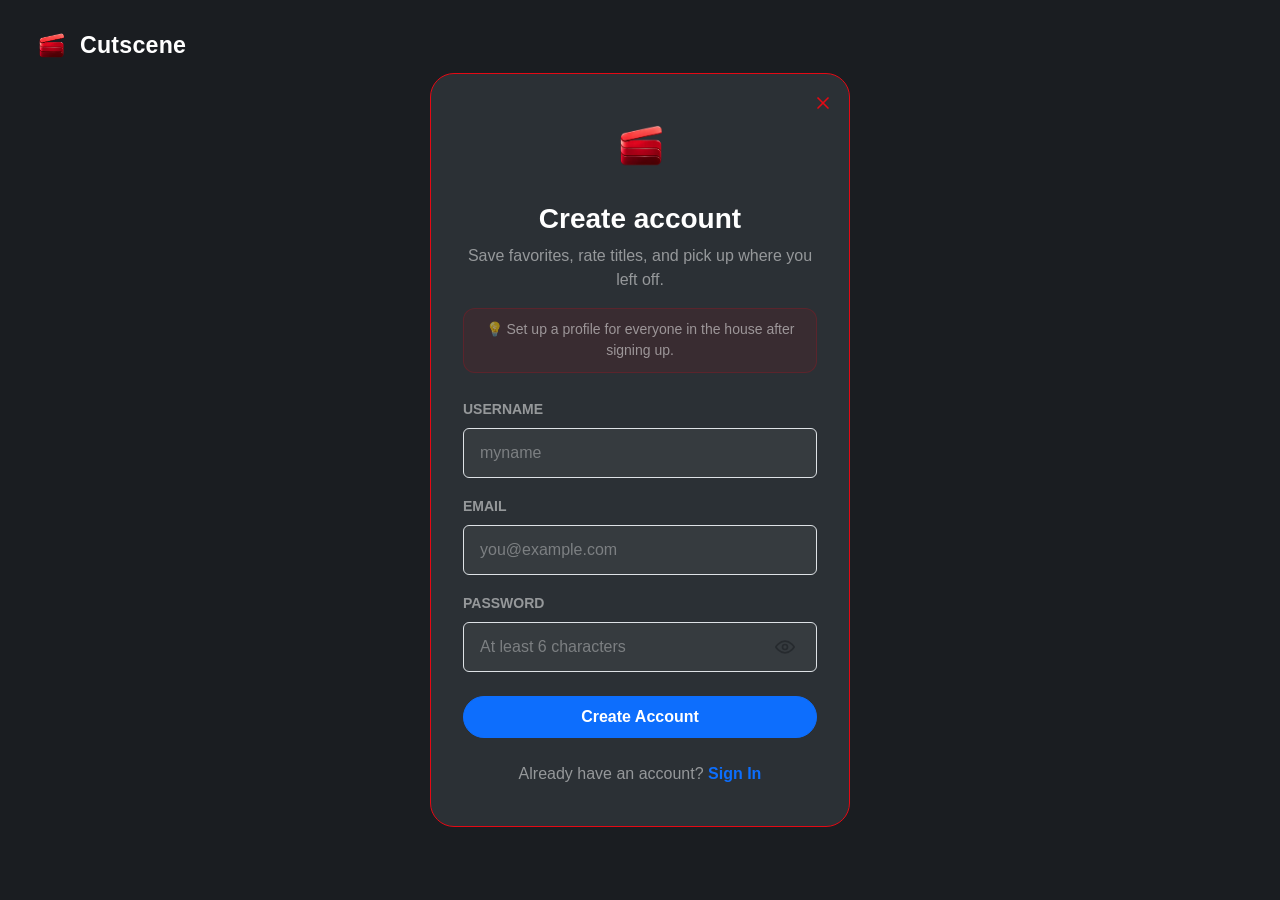
<file: pages/signup.html>
<!DOCTYPE html>
<html lang="en">
<head>
    <!-- ترميز النصوص لتشفير الأحرف بدقة وتدعم كافة اللغات -->
    <meta charset="UTF-8">

    <!-- ضبط أبعاد الشاشة لضمان تجاوب الموقع (Responsive) على كل الهواتف والشاشات -->
    <meta name="viewport" content="width=device-width, initial-scale=1.0">

    <!-- عنوان الصفحة الذي يظهر في أعلى التبويب بالموقع -->
    <title>Create Account | Cutscene</title>

    <!-- استدعاء ملف تنسيقات Bootstrap 5 من الـ CDN مع تفعيل حماية SRI التشفيرية -->
    <link href="https://cdn.jsdelivr.net/npm/bootstrap@5.3.8/dist/css/bootstrap.min.css" rel="stylesheet" integrity="sha384-sRIl4kxILFvY47J16cr9ZwB07vP4J8+LH7qKQnuqkuIAvNWLzeN8tE5YBujZqJLB" crossorigin="anonymous">

    <!-- ملف CSS المخصص للتعديل على التصميم الأساسي -->
    <link rel="stylesheet" href="../assets/css/signup.css">
    <link rel="stylesheet" href="../assets/css/base.css">

</head>
<body>

    <!-- ==========================================
         صفحة إنشاء حساب (Sign Up)
         ========================================== -->
    <!-- min-vh-100: الصفحة تاخد ارتفاع الشاشة على الأقل من غير ما تتقص لو الفورم طويل -->
    <div class="cutscene-auth-brand"><a href="../index.html" class="cutscene-brand"><img src="../assets/images/logo.webp" alt="Cutscene Logo" width="38" height="36" class="cutscene-logo-mark"><span class="cutscene-brand-name">Cutscene</span></a></div><div class="signup-page d-flex align-items-center justify-content-center min-vh-100 py-5 px-3">

        <!-- الكارت اللي فيه الفورم -->
        <div class="signup-card position-relative">

            <!-- زرار الإغلاق، بيرجع للصفحة الرئيسية -->
            <a href="../index.html" class="signup-close" aria-label="Close">
                <svg width="20" height="20" viewBox="0 0 24 24" fill="none" stroke="currentColor" stroke-width="2" stroke-linecap="round">
                    <line x1="18" y1="6" x2="6" y2="18"/>
                    <line x1="6" y1="6" x2="18" y2="18"/>
                </svg>
            </a>

            <!-- شعار الموقع فوق الفورم -->
            <div class="signup-icon rounded-4 d-flex align-items-center justify-content-center mx-auto mb-4">
                <img src="../assets/images/logo.webp" alt="Cutscene" height="32">
            </div>

            <!-- العنوان والوصف -->
            <h1 class="fs-3 fw-bold text-center mb-2">Create account</h1>
            <p class="text-white-50 text-center mb-3">Save favorites, rate titles, and pick up where you left off.</p>

            <!-- تنبيه صغير تحت الوصف -->
            <p class="signup-tip text-center small text-white-50 mb-4">
                💡 Set up a profile for everyone in the house after signing up.
            </p>

            <!-- ==========================================
                 الفورم
                 ========================================== -->
            <form>

                <!-- حقل اسم المستخدم: من 3 لـ 5 حروف -->
                <div class="mb-3">
                    <label for="username" class="form-label small text-uppercase fw-semibold text-white-50">Username</label>
                    <input type="text" class="form-control" id="username" name="username"
                           placeholder="myname" minlength="3" maxlength="20" required>
                    
                </div>

                <!-- حقل الإيميل -->
                <div class="mb-3">
                    <label for="email" class="form-label small text-uppercase fw-semibold text-white-50">Email</label>
                    <input type="email" class="form-control" id="email" name="email"
                           placeholder="you@example.com" required>
                </div>

                <!-- حقل كلمة المرور مع زرار إظهار/إخفاء -->
                <div class="mb-4">
                    <label for="password" class="form-label small text-uppercase fw-semibold text-white-50">Password</label>
                    <div class="position-relative">
                        <input type="password" class="form-control pe-5" id="password" name="password"
                               placeholder="At least 6 characters" minlength="6" required>
                        <button type="button" class="password-toggle" id="togglePassword" aria-label="Show password">
                            <svg id="toggleIcon" width="20" height="20" viewBox="0 0 24 24" fill="none" stroke="currentColor" stroke-width="2" stroke-linecap="round" stroke-linejoin="round">
                                <path d="M1 12s4-7 11-7 11 7 11 7-4 7-11 7-11-7-11-7z"/>
                                <circle cx="12" cy="12" r="3"/>
                            </svg>
                        </button>
                    </div>
                </div>

                <!-- زرار الإرسال -->
                <button type="submit" class="btn btn-primary rounded-pill w-100 py-2 fw-semibold">Create Account</button>

            </form>

            <!-- رابط الانتقال لصفحة تسجيل الدخول -->
            <p class="text-center text-white-50 mt-4 mb-0">
                Already have an account?
                <a href="signin.html" class="signup-link fw-semibold text-decoration-none">Sign In</a>
            </p>

        </div>
    </div>

    <!-- ملف Bootstrap Javascript Bundle -->
    <script src="https://cdn.jsdelivr.net/npm/bootstrap@5.3.8/dist/js/bootstrap.bundle.min.js" integrity="sha384-FKyoEForCGlyvwx9Hj09JcYn3nv7wiPVlz7YYwJrWVcXK/BmnVDxM+D2scQbITxI" crossorigin="anonymous"></script>

    <!-- ==========================================
         سكريبت بسيط لإظهار/إخفاء كلمة المرور
         ========================================== -->
    <script>
        const toggleBtn = document.getElementById('togglePassword');
        const passwordInput = document.getElementById('password');
        const toggleIcon = document.getElementById('toggleIcon');

        // شكل العين المفتوحة (إظهار)
        const eyeOpen = `<path d="M1 12s4-7 11-7 11 7 11 7-4 7-11 7-11-7-11-7z"/><circle cx="12" cy="12" r="3"/>`;
        // شكل العين المشطوبة (إخفاء)
        const eyeClosed = `<path d="M17.94 17.94A10.94 10.94 0 0 1 12 19c-7 0-11-7-11-7a18.5 18.5 0 0 1 5.06-5.94"/><path d="M9.9 4.24A10.94 10.94 0 0 1 12 4c7 0 11 7 11 7a18.5 18.5 0 0 1-2.16 3.19"/><path d="M14.12 14.12a3 3 0 1 1-4.24-4.24"/><line x1="1" y1="1" x2="23" y2="23"/>`;

        toggleBtn.addEventListener('click', function () {
            const isPassword = passwordInput.type === 'password';
            passwordInput.type = isPassword ? 'text' : 'password';
            toggleIcon.innerHTML = isPassword ? eyeClosed : eyeOpen;
            toggleBtn.setAttribute('aria-label', isPassword ? 'Hide password' : 'Show password');
        });
    </script>

</body>
</html>
</file>
<file: assets/css/base.css>
/* ==========================================
   Base / Shared Styles
   ========================================== */

*,
*::before,
*::after { box-sizing: border-box; }

:root {
    --color-bg: #1a1d21;
    --color-bg-navbar: #1a1d21;
    --color-bg-card: #2b3035;
    --color-bg-icon: #40282d;
    --color-accent: #e50914;
    --color-text: #ffffff;
    --color-text-muted: #999999;
    --color-text-subtle: #888888;
    --color-border: #464c52;
    --color-border-soft: rgba(255, 255, 255, 0.08);
    --font-display: 'PP Right Grotesk', 'Clash Display', 'Arial Black', sans-serif;
    --font-body: -apple-system, BlinkMacSystemFont, 'Segoe UI', Roboto, Helvetica, Arial, sans-serif;
    --radius-sm: 10px;
    --radius-md: 18px;
    --radius-pill: 999px;
    --transition-base: all 0.3s ease;
    --shadow-card: 0 10px 30px rgba(0, 0, 0, 0.35);
}

body {
    display: flex;
    flex-direction: column;
    min-height: 100vh;
    background-color: var(--color-bg);
    color: var(--color-text);
    font-family: var(--font-body);
    overflow-x: hidden;
}

img { max-width: 100%; height: auto; }
a { color: var(--color-text); transition: var(--transition-base); text-decoration: none; }
a:hover { color: var(--color-accent); }
.eyebrow { letter-spacing: .14em; }
.eyebrow-dot { width: 7px; height: 7px; box-shadow: 0 0 10px rgba(229, 9, 20, .75); }

.catalog-section-title {
    display: flex;
    align-items: center;
    gap: 10px;
    margin: 4px 0 10px;
    color: var(--color-text);
    font-size: 15px;
    font-weight: 700;
    letter-spacing: .04em;
}

.catalog-section-title::after {
    content: "";
    width: 38px;
    height: 2px;
    border-radius: 999px;
    background: var(--color-accent);
    opacity: .9;
}

/* ==========================================
   SHARED CATALOG FILTERS
   Movies / TV Shows / Library
   ========================================== */
.catalog-controls {
    display: flex;
    flex-direction: column;
    gap: 14px;
}

.filter-control,
.type-filter,
.language-filter {
    display: flex;
    align-items: center;
    gap: 8px;
    flex-wrap: nowrap;
    overflow-x: auto;
    scrollbar-width: none;
}

.filter-control::-webkit-scrollbar,
.type-filter::-webkit-scrollbar,
.language-filter::-webkit-scrollbar { display: none; }

.filter-control label,
.type-filter .language-label,
.language-filter .language-label {
    color: var(--color-text);
    font-size: 14px;
    font-weight: 500;
    white-space: nowrap;
    flex: 0 0 auto;
}

.filter-control select {
    width: 220px;
    min-width: 220px;
    height: 48px;
    background-color: var(--color-bg-card);
    color: var(--color-text);
    border: 1px solid var(--color-border-soft);
    border-radius: var(--radius-pill);
    padding: 8px 42px 8px 18px;
    font-size: 14px;
    cursor: pointer;
    transition: border-color .25s ease, box-shadow .25s ease, background-color .25s ease;
}

.filter-control select:hover,
.filter-control select:focus {
    border-color: var(--color-accent);
    outline: none;
    box-shadow: 0 0 0 3px rgba(229, 9, 20, .12);
}

.language-btn,
.type-filter .filter-btn {
    display: inline-flex;
    align-items: center;
    justify-content: center;
    gap: 5px;
    min-width: 68px;
    height: 40px;
    padding: 6px 14px;
    color: var(--color-text-muted);
    background-color: var(--color-bg-card);
    border: 1px solid var(--color-border-soft);
    border-radius: var(--radius-pill);
    font-size: 13px;
    cursor: pointer;
    white-space: nowrap;
    transition: background-color .25s ease, color .25s ease, border-color .25s ease, transform .2s ease;
}

.language-btn:hover,
.language-btn.active,
.type-filter .filter-btn:hover,
.type-filter .filter-btn.active {
    background-color: var(--color-accent) !important;
    color: #fff !important;
    border-color: var(--color-accent) !important;
}

.language-btn:hover,
.type-filter .filter-btn:hover { transform: translateY(-1px); }

.language-badge,
.language-badge-card {
    display: inline-flex;
    align-items: center;
    justify-content: center;
    font-weight: 800;
    letter-spacing: .5px;
}

.language-badge {
    min-width: 24px;
    height: 20px;
    padding: 0 6px;
    margin-right: 2px;
    border-radius: 6px;
    font-size: 10px;
}

.ar-badge { background: #8b1e3f; color: #fff; }
.en-badge { background: #2457a6; color: #fff; }

.language-badge-card {
    position: absolute;
    top: 8px;
    right: 8px;
    z-index: 4;
    min-width: 31px;
    height: 25px;
    padding: 0 7px;
    border-radius: 7px;
    font-size: 11px;
    box-shadow: 0 4px 12px rgba(0, 0, 0, .25);
    border: 1px solid rgba(255, 255, 255, .2);
}

.links-movies,
.links-tv-shows,
.library-filters { scrollbar-width: none; }
.links-movies::-webkit-scrollbar,
.links-tv-shows::-webkit-scrollbar,
.library-filters::-webkit-scrollbar { display: none; }

.movies-careds,
.tv-shows-careds { min-width: 0; }

.custom-footer {
    background-color: var(--color-bg);
    color: var(--color-text-subtle);
    padding: 20px 0;
    font-size: 14px;
    border-top: 1px solid var(--color-border-soft);
    margin-top: auto;
}

@media (max-width: 991.98px) {
    .navbar .container { padding-left: 24px; padding-right: 24px; }
    .navbar-collapse {
        margin-top: 16px;
        padding-top: 16px;
        border-top: 1px solid var(--color-border-soft);
    }
    .btn-sign-in { text-align: center; }
}

@media (max-width: 575.98px) {
    .catalog-section-title { margin-top: 0; }
    .sort-container { width: 100%; }
    .filter-control { width: 100%; }
    .filter-control select { flex: 1; width: auto; min-width: 0; }
    .type-filter, .language-filter { width: 100%; padding-bottom: 4px; }
}


/* Cutscene brand lockup */
.cutscene-brand{display:inline-flex!important;align-items:center;gap:10px;color:var(--color-text)!important}.cutscene-logo-mark{width:38px;height:36px;object-fit:contain;flex:0 0 auto}.cutscene-brand-name{font-family:var(--font-display);font-size:1.45rem;font-weight:800;letter-spacing:.01em;line-height:1}.cutscene-brand:hover .cutscene-brand-name{color:var(--color-accent)}.watch-now-btn{display:inline-flex;align-items:center;gap:7px}


/* Watch Now - Cutscene themed */
.watch-now-btn{display:inline-flex;align-items:center;justify-content:center;gap:8px;padding:10px 18px;border:1px solid rgba(229,9,20,.55);border-radius:var(--radius-sm);background:linear-gradient(135deg,rgba(229,9,20,.18),rgba(229,9,20,.08));color:var(--color-text)!important;box-shadow:0 6px 18px rgba(0,0,0,.25),inset 0 0 0 1px rgba(255,255,255,.03);font-weight:700;transition:transform .25s ease,background-color .25s ease,border-color .25s ease,box-shadow .25s ease}
.watch-now-btn:hover{background:var(--color-accent);border-color:var(--color-accent);color:#fff!important;transform:translateY(-2px);box-shadow:0 8px 22px rgba(229,9,20,.28)}

.cutscene-auth-brand{position:absolute;top:28px;left:32px;z-index:10}.cutscene-auth-brand .cutscene-brand{gap:10px}
</file>
<file: assets/css/home.css>
/* ==========================================
   Home Page Styles
   ========================================== */


.btn-sign-in {
    background-color: rgba(255, 255, 255, 0.1);
    border: 1px solid rgba(255, 255, 255, 0.2);
    font-size: 14px;
    padding: 10px 24px;
    line-height: 1.2;
    transition: var(--transition-base);
    white-space: nowrap;
}

.btn-sign-in:hover,
.btn-sign-in:focus {
    background-color: var(--color-accent);
    border-color: var(--color-accent);
    color: var(--color-text);
    transform: translateY(-1px);
}
.custom-navbar {
    background-color: var(--color-bg-navbar);
    padding: 16px 0;
    border-bottom: 1px solid var(--color-border-soft);
    /* Sticky so the navbar stays reachable while browsing long pages */
    position: sticky;
    top: 0;
    z-index: 1030;
    transition: background-color .3s ease, box-shadow .3s ease;
}

/* Applied via JS once the page scrolls past the hero glow */
.custom-navbar.navbar-scrolled {
    background-color: rgba(26, 29, 33, 0.92);
    backdrop-filter: blur(10px);
    -webkit-backdrop-filter: blur(10px);
    box-shadow: 0 6px 24px rgba(0, 0, 0, 0.35);
}

.navbar-brand img {
    width: auto;
    height: 36px;
}

.nav-link.dropdown-toggle {
    padding: 6px 4px;
    opacity: 0.85;
    transition: var(--transition-base);
}

.nav-link.dropdown-toggle:hover,
.nav-link.dropdown-toggle:focus,
.nav-link.dropdown-toggle.show {
    opacity: 1;
    color: var(--color-accent) !important;
}

.dropdown-toggle::after {
    vertical-align: middle;
    font-size: 12px;
}

.dropdown-menu {
    background-color: var(--color-bg-card);
    border: 1px solid var(--color-border);
    border-radius: var(--radius-sm);
    padding: 8px;
    margin-top: 10px;
}

.dropdown-item {
    color: var(--color-text);
    border-radius: 6px;
    padding: 8px 14px;
    transition: var(--transition-base);
}

.dropdown-item:hover,
.dropdown-item:focus {
    background-color: var(--color-accent);
    color: var(--color-text);
}

.custom-toggler {
    border-color: rgba(255, 255, 255, 0.15);
    padding: 6px 10px;
}

.custom-toggler:focus {
    box-shadow: 0 0 0 3px rgba(229, 9, 20, 0.35);
}

.custom-toggler .navbar-toggler-icon {
    filter: invert(1);
}

/* Hero */
.hero {
    padding: 100px 0;
    /* Needed so .hero-glow (position:absolute) anchors to the hero, not the viewport */
    position: relative;
}
.hero-glow{
    position:absolute;inset:0;z-index:-1;pointer-events:none;
    background:radial-gradient(ellipse 820px 480px at 50% 45%, rgba(229,9,20,.22), transparent 70%);
  }

.scene {
    color: var(--color-text-subtle);
    font-weight: 600;
    letter-spacing: 1px;
    font-size: 14px;
    margin-bottom: 14px;
}

.hero h1 {
    font-family: var(--font-display);
    font-weight: 600;
    letter-spacing: -0.01em;
    line-height: 1.05;
    font-size: clamp(2.5rem, 6vw, 5.5rem);
}

.hero .lead {
    max-width: 700px;
    margin: 30px auto 0;
    color: var(--color-text-muted);
}

/* Hero call-to-action buttons */
.hero-actions {
    margin-top: 36px;
}

.btn-primary-accent {
    background-color: var(--color-accent);
    border: 1px solid var(--color-accent);
    color: var(--color-text);
    font-size: 15px;
    padding: 12px 30px;
    transition: var(--transition-base);
}

.btn-primary-accent:hover,
.btn-primary-accent:focus {
    background-color: #ff1c27;
    border-color: #ff1c27;
    color: var(--color-text);
    transform: translateY(-2px);
    box-shadow: 0 10px 24px rgba(229, 9, 20, .35);
}

.btn-outline-ghost {
    background-color: transparent;
    border: 1px solid rgba(255, 255, 255, .25);
    color: var(--color-text);
    font-size: 15px;
    padding: 12px 30px;
    transition: var(--transition-base);
}

.btn-outline-ghost:hover,
.btn-outline-ghost:focus {
    background-color: rgba(255, 255, 255, .06);
    border-color: rgba(255, 255, 255, .6);
    color: var(--color-text);
    transform: translateY(-2px);
}

/* ================= Trending Now Section ================= */

.trending-section .section-heading-row {
    row-gap: 18px;
}

.trending-controls {
    flex-shrink: 0;
}

.slider-btn {
    width: 42px;
    height: 42px;
    border-radius: 50%;
    background-color: var(--color-bg-card);
    border: 1px solid var(--color-border);
    color: var(--color-text);
    display: flex;
    align-items: center;
    justify-content: center;
    transition: var(--transition-base);
    cursor: pointer;
}

.slider-btn:hover,
.slider-btn:focus-visible {
    background-color: var(--color-accent);
    border-color: var(--color-accent);
    transform: translateY(-2px);
}

.slider-btn svg {
    width: 18px;
    height: 18px;
}

/* Wrapper adds the fade mask that hints there's more to scroll */
.trending-wrapper {
    position: relative;
}

.trending-wrapper::after {
    content: "";
    position: absolute;
    top: 0;
    right: 0;
    bottom: 14px;
    width: 64px;
    background: linear-gradient(to left, var(--color-bg), transparent);
    pointer-events: none;
}

.trending-track {
    display: flex;
    gap: 18px;
    overflow-x: auto;
    scroll-snap-type: x mandatory;
    -webkit-overflow-scrolling: touch;
    padding: 4px 4px 16px;
    margin: 0 -4px;
    scrollbar-width: none;
}

.trending-track::-webkit-scrollbar {
    display: none;
}

.trending-card {
    flex: 0 0 auto;
    width: 200px;
    scroll-snap-align: start;
}

.trending-poster {
    position: relative;
    overflow: hidden;
    border-radius: var(--radius-sm);
    aspect-ratio: 2 / 3;
    background-color: var(--color-bg-card);
    border: 1px solid var(--color-border-soft);
}

.trending-poster img {
    width: 100%;
    height: 100%;
    object-fit: cover;
    display: block;
    transition: transform .5s ease;
}

.trending-card:hover .trending-poster img {
    transform: scale(1.08);
}

.trending-rating {
    position: absolute;
    top: 10px;
    left: 10px;
    z-index: 2;
    display: inline-flex;
    align-items: center;
    gap: 4px;
    background-color: rgba(0, 0, 0, .6);
    backdrop-filter: blur(4px);
    color: var(--color-text);
    font-size: 12px;
    font-weight: 700;
    padding: 4px 10px;
    border-radius: var(--radius-pill);
}

.trending-rating svg {
    width: 12px;
    height: 12px;
    fill: #f5c518;
}

.trending-hover {
    position: absolute;
    inset: 0;
    display: flex;
    align-items: center;
    justify-content: center;
    background: linear-gradient(180deg, rgba(0, 0, 0, 0) 40%, rgba(0, 0, 0, .75) 100%);
    opacity: 0;
    transition: opacity .3s ease;
}

.trending-card:hover .trending-hover,
.trending-card:focus-within .trending-hover {
    opacity: 1;
}

.play-circle {
    width: 50px;
    height: 50px;
    border-radius: 50%;
    background-color: rgba(255, 255, 255, .12);
    border: 1.5px solid rgba(255, 255, 255, .5);
    backdrop-filter: blur(4px);
    color: var(--color-text);
    display: flex;
    align-items: center;
    justify-content: center;
    transition: var(--transition-base);
    cursor: pointer;
}

.play-circle svg {
    width: 18px;
    height: 18px;
    margin-left: 2px;
}

.play-circle:hover,
.play-circle:focus-visible {
    background-color: var(--color-accent);
    border-color: var(--color-accent);
    transform: scale(1.08);
}

.trending-info {
    padding-top: 12px;
}

.trending-info h6 {
    font-size: 15px;
    font-weight: 700;
    color: var(--color-text);
    margin-bottom: 4px;
    white-space: nowrap;
    overflow: hidden;
    text-overflow: ellipsis;
}

.trending-info p {
    font-size: 13px;
    color: var(--color-text-muted);
    margin: 0;
}

/* ================= Top in Egypt Section ================= */


/* Features & Cards */
.features-section h3,
.trending-section h3,
.faq-section h3 {
    color: var(--color-text);
    font-family: var(--font-display);
    font-size: clamp(1.75rem, 4vw, 2.5rem);
    font-weight: 700;
    margin-bottom: 10px;
}

.feature-card {
    background-color: var(--color-bg-card);
    border: 1px solid var(--color-border);
    border-radius: var(--radius-md);
    padding: 30px;
    height: 100%;
    transition: var(--transition-base);
}

.feature-card:hover {
    border-color: var(--color-accent);
    box-shadow: var(--shadow-card);
    transform: translateY(-4px);
}

.icon-box {
    width: 60px;
    height: 60px;
    background-color: var(--color-bg-icon);
    border-radius: 50%;
    display: flex;
    align-items: center;
    justify-content: center;
    margin-bottom: 22px;
    transition: var(--transition-base);
}

.icon-box img {
    width: 30px;
    height: 30px;
    object-fit: contain;
}

.feature-card:hover .icon-box {
    transform: scale(1.06);
}

.feature-card h5 {
    color: var(--color-text);
    font-size: 22px;
    font-weight: 700;
    margin-bottom: 10px;
}

.feature-card p {
    color: var(--color-text-muted);
    font-size: 16px;
    line-height: 1.6;
    margin: 0;
}

/* ================= Frequently Asked Questions ================= */

.faq-section .accordion {
    max-width: 780px;
}

.custom-accordion {
    --bs-accordion-bg: var(--color-bg-card);
    --bs-accordion-border-color: var(--color-border);
    --bs-accordion-color: var(--color-text);
    --bs-accordion-btn-color: var(--color-text);
    --bs-accordion-active-bg: var(--color-bg-card);
    --bs-accordion-active-color: var(--color-accent);
    --bs-accordion-btn-focus-box-shadow: 0 0 0 3px rgba(229, 9, 20, .3);
    --bs-accordion-border-radius: var(--radius-sm);
    --bs-accordion-inner-border-radius: calc(var(--radius-sm) - 1px);
}

.custom-accordion .accordion-item {
    margin-bottom: 12px;
    border-radius: var(--radius-sm);
    overflow: hidden;
}

.custom-accordion .accordion-item:last-child {
    margin-bottom: 0;
}

.custom-accordion .accordion-button {
    font-weight: 600;
    font-size: 16px;
    padding: 20px 24px;
}

.custom-accordion .accordion-button::after {
    filter: invert(1) brightness(2);
}

.custom-accordion .accordion-body {
    color: var(--color-text-muted);
    font-size: 15px;
    line-height: 1.7;
    padding: 4px 24px 22px;
}

/* ================= Footer ================= */

.footer-expanded {
    padding: 64px 0 0;
}

.footer-brand img {
    height: 34px;
}

.footer-about {
    color: var(--color-text-muted);
    font-size: 14px;
    line-height: 1.7;
    max-width: 320px;
    margin-top: 18px;
}

.footer-heading {
    color: var(--color-text);
    font-size: 13px;
    font-weight: 700;
    letter-spacing: .08em;
    text-transform: uppercase;
    margin-bottom: 18px;
}

.footer-links {
    margin: 0;
}

.footer-links li {
    margin-bottom: 12px;
}

.footer-links a {
    color: var(--color-text-muted);
    font-size: 14px;
}

.footer-links a:hover,
.footer-links a:focus-visible {
    color: var(--color-accent);
}

.footer-social {
    margin-top: 20px;
}

.social-icon {
    width: 38px;
    height: 38px;
    border-radius: 50%;
    border: 1px solid var(--color-border);
    display: flex;
    align-items: center;
    justify-content: center;
    color: var(--color-text-muted);
    transition: var(--transition-base);
}

.social-icon svg {
    width: 16px;
    height: 16px;
}

.social-icon:hover,
.social-icon:focus-visible {
    background-color: var(--color-accent);
    border-color: var(--color-accent);
    color: var(--color-text);
    transform: translateY(-2px);
}

.footer-divider {
    border: none;
    border-top: 1px solid var(--color-border-soft);
    margin: 48px 0 0;
}

.footer-bottom {
    padding: 22px 0;
}

.footer-tagline {
    color: var(--color-text-subtle);
    font-size: 13px;
    font-style: italic;
}

/* ================= Accessibility ================= */

.btn:focus-visible,
.slider-btn:focus-visible,
.play-circle:focus-visible,
.social-icon:focus-visible,
a:focus-visible {
    outline: 2px solid var(--color-accent);
    outline-offset: 2px;
}

/* Desktop Home Layout */
@media (min-width: 769px) {
    .hero {
        min-height: 100vh;
        display: flex;
        align-items: center;
        justify-content: center;
    }

    .features-section {
        padding-top: 80px;
        padding-bottom: 80px;
    }
}

/* ==========================================
   Responsive
   ========================================== */

@media (max-width: 768px) {
    .hero {
        padding: 70px 0;
    }

    .hero-actions .btn {
        width: 100%;
    }

    .trending-card {
        width: 160px;
    }

    .footer-expanded {
        padding-top: 48px;
    }

    .footer-about {
        max-width: 100%;
    }

    .footer-divider {
        margin-top: 32px;
    }
}

@media (max-width: 575.98px) {
    .trending-card {
        width: 138px;
    }

    .slider-btn {
        width: 38px;
        height: 38px;
    }

    .custom-accordion .accordion-button {
        font-size: 15px;
        padding: 16px 18px;
    }

    .custom-accordion .accordion-body {
        padding: 4px 18px 18px;
    }
}

@media (prefers-reduced-motion: reduce) {
    * {
        transition-duration: 0.01ms !important;
        animation-duration: 0.01ms !important;
        scroll-behavior: auto !important;
    }
}
</file>
<file: assets/css/signin.css>
/* ================= صفحة تسجيل الدخول ================= */

/* خلفية الصفحة كلها */
.signin-page {
    background: var(--color-bg);
}

/* الكارت */
.signin-card {
    width: 100%;
    max-width: 420px;
    background: var(--color-bg-card);
    border: 1px solid var(--color-accent);
    border-radius: 1.5rem;
    padding: 2.5rem 2rem;
}

/* زرار الإغلاق أعلى يمين الكارت */
.signin-close {
    position: absolute;
    top: 1rem;
    right: 1rem;
    color: var(--color-accent);
}

.signin-close:hover {
    color: #fff;
}

/* مربع الشعار */
.signin-icon {
    width: 64px;
    height: 64px;
}

/* تنسيق حقول الفورم */
.signin-card .form-control {
    background: rgba(255, 255, 255, .05);
    border-color: var(--bs-border-color);
    color: #fff;
    padding: .75rem 1rem;
}

.signin-card .form-control::placeholder {
    color: rgba(255, 255, 255, .35);
}

.signin-card .form-control:focus {
    background: rgba(255, 255, 255, .08);
    border-color: var(--bs-primary);
    box-shadow: 0 0 0 .2rem rgba(229, 9, 20, .2);
    color: #fff;
}

/* زرار إظهار / إخفاء كلمة المرور */
.password-toggle {
    position: absolute;
    top: 50%;
    right: 1rem;
    transform: translateY(-50%);
    background: none;
    border: none;
    color: var(--bs-secondary-color);
}

.password-toggle:hover {
    color: #fff;
}

/* رابط Sign Up */
.signin-link {
    color: var(--bs-primary);
}
</file>
<file: assets/css/signup.css>
/* ================= صفحة إنشاء الحساب ================= */

/* خلفية الصفحة كلها */
.signup-page{
    background: var(--color-bg)
}

/* الكارت */
.signup-card{
    width: 100%;
    max-width: 420px;
    background: var(--color-bg-card);
    border: 1px solid var(--color-accent);
    border-radius: 1.5rem;
    padding: 2.5rem 2rem;
}

/* زرار الإغلاق أعلى يمين الكارت */
.signup-close{
    position: absolute;
    top: 1rem;
    right: 1rem;
    color: var(--color-accent);
}
.signup-close:hover{
    color: #fff;
}

/* مربع الشعار فوق العنوان */
.signup-icon{
    width: 64px;
    height: 64px;
}

/* التنبيه الصغير تحت الوصف */
.signup-tip{
    background: rgba(229, 9, 20, .08);
    border: 1px solid rgba(229, 9, 20, .2);
    border-radius: .75rem;
    padding: .65rem 1rem;
}

/* تنسيق حقول الفورم داخل الكارت */
.signup-card .form-control{
    background: rgba(255, 255, 255, .05);
    border-color: var(--bs-border-color);
    color: #fff;
    padding: .75rem 1rem;
}
.signup-card .form-control::placeholder{
    color: rgba(255, 255, 255, .35);
}
.signup-card .form-control:focus{
    background: rgba(255, 255, 255, .08);
    border-color: var(--bs-primary);
    box-shadow: 0 0 0 .2rem rgba(229, 9, 20, .2);
    color: #fff;
}

/* زرار إظهار/إخفاء كلمة المرور */
.password-toggle{
    position: absolute;
    top: 50%;
    right: 1rem;
    transform: translateY(-50%);
    background: none;
    border: none;
    color: var(--bs-secondary-color);
}
.password-toggle:hover{
    color: #fff;
}

/* رابط Sign In */
.signup-link{
    color: var(--bs-primary);
}
</file>
